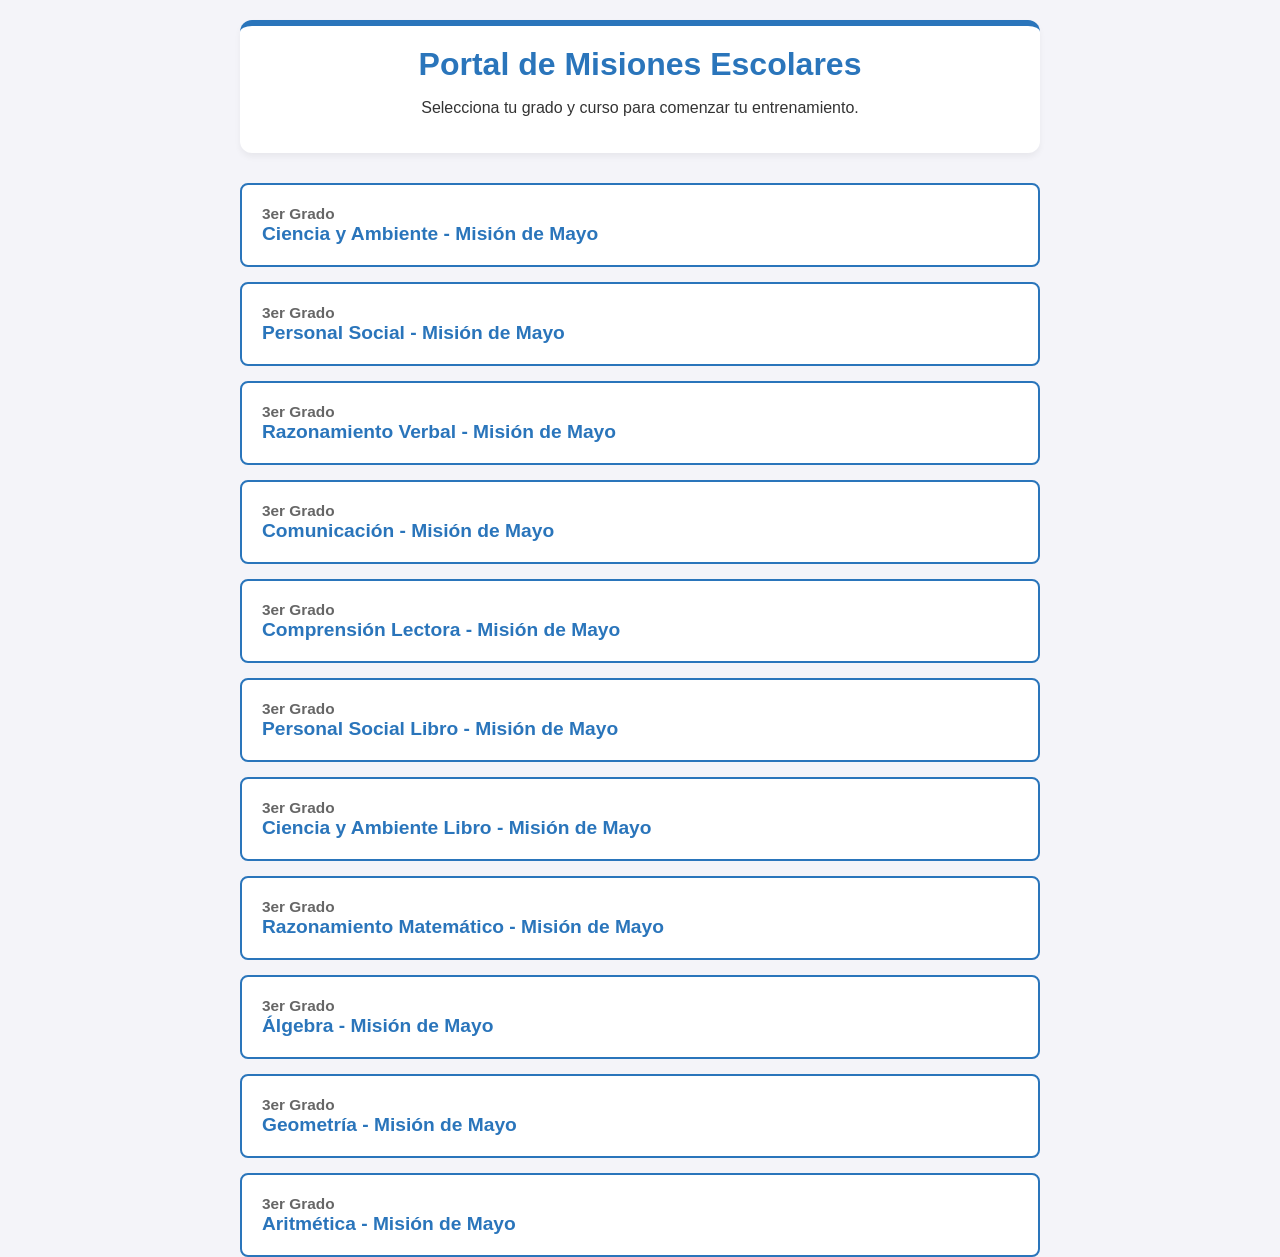
<file: index.html>
<html lang="es">
<head>
    <meta charset="UTF-8">
    <meta name="viewport" content="width=device-width, initial-scale=1.0">
    <title>Plataforma de Repaso</title>
    <link rel="stylesheet" href="css/estilo.css">
</head>
<body>

    <div class="contenedor" id="app-contenedor">
        
        <!-- NUEVO: Panel de Menú Principal -->
        <div id="menu-principal" style="display: none; text-align: center;">
            <div class="cabecera">
                <h1>Portal de Misiones Escolares</h1>
                <p>Selecciona tu grado y curso para comenzar tu entrenamiento.</p>
            </div>
            <!-- Los botones se generan aquí dinámicamente -->
            <div id="lista-misiones" style="display: flex; flex-direction: column; gap: 15px; margin-top: 20px;">
                Cargando misiones disponibles...
            </div>
        </div>

        <!-- Panel de Cuestionario (Oculto por defecto) -->
        <div id="cuestionario-panel" style="display: none;">
            <div class="cabecera">
                <button onclick="window.location.href='?'" style="float: left; background: none; border: none; color: var(--secondary-color); cursor: pointer; font-weight: bold;">← Volver al Menú</button>
                <h1 id="titulo-curso">Cargando Misión...</h1>
                <p id="descripcion-curso">Por favor, espera un momento.</p>
            </div>

            <div id="error-panel" style="display: none; text-align: center; color: red; padding: 20px;">
                <h2>Error al cargar el cuestionario</h2>
                <p>Verifica que el archivo de datos exista.</p>
            </div>

            <div id="lista-preguntas"></div>

            <div class="evaluacion-panel" id="panel-evaluacion" style="display: none;">
                <button class="btn-accion" id="btn-evaluar" onclick="evaluarRespuestas()">Revisar mis respuestas</button>
                
                <div class="resultados-finales" id="resultados-finales">
                    <h2>Resultados de la Misión</h2>
                    <div class="puntaje" id="puntaje-texto">0 / 0</div>
                    <p id="mensaje-final" style="font-size: 1.1em;"></p>
                    <button class="btn-accion" style="margin-top: 15px; background-color: var(--primary-color); color: black;" onclick="location.reload()">Volver a intentar</button>
                </div>
            </div>
        </div>

    </div>

    <script src="js/motor.js"></script>
</body>
</html>
</file>
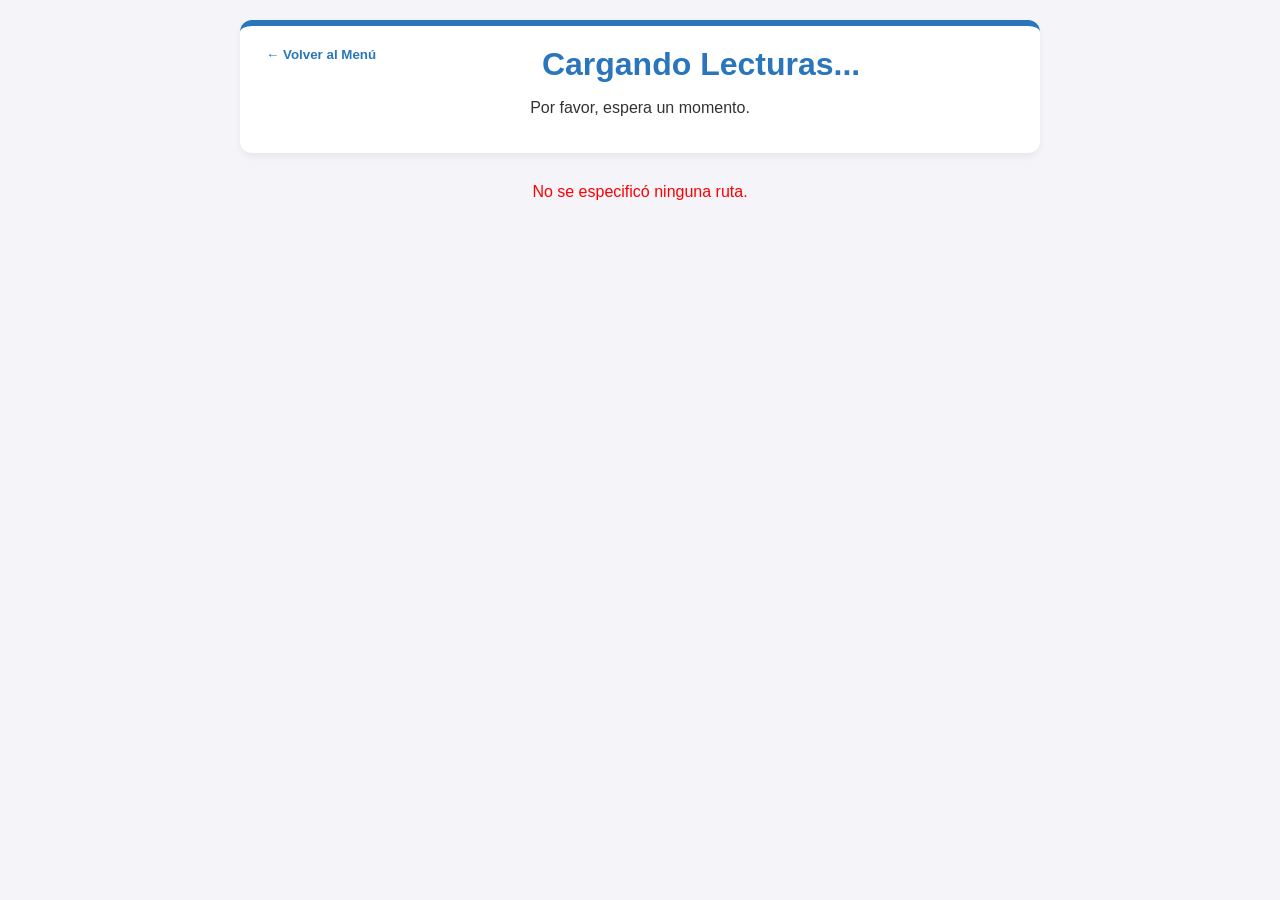
<file: lectura.html>
<!DOCTYPE html>
<html lang="es">
<head>
    <meta charset="UTF-8">
    <meta name="viewport" content="width=device-width, initial-scale=1.0">
    <title>Comprensión Lectora</title>
    <link rel="stylesheet" href="css/estilo.css">
    <style>
        .lectura-bloque {
            background-color: #fffdf2;
            border-left: 6px solid #e0c96c;
            padding: 30px;
            border-radius: 8px;
            margin-bottom: 30px;
            box-shadow: inset 0 0 10px rgba(0,0,0,0.02);
            font-size: 1.15em;
            line-height: 1.6;
            color: #444;
        }
        .lectura-bloque p { margin-bottom: 15px; }
        .lectura-titulo {
            color: #8b6e00;
            margin-top: 0;
            border-bottom: 2px dashed #e0c96c;
            padding-bottom: 10px;
        }
        .preguntas-grupo { margin-bottom: 60px; }
    </style>
</head>
<body>

    <div class="contenedor">
        <div class="cabecera">
            <button onclick="window.location.href='index.html'" style="float: left; background: none; border: none; color: var(--secondary-color); cursor: pointer; font-weight: bold;">← Volver al Menú</button>
            <h1 id="titulo-curso">Cargando Lecturas...</h1>
            <p id="descripcion-curso">Por favor, espera un momento.</p>
        </div>

        <div id="lista-lecturas">
            </div>

        <div class="evaluacion-panel" id="panel-evaluacion" style="display: none;">
            <button class="btn-accion" id="btn-evaluar" onclick="evaluarRespuestas()">Revisar mis resultados de lectura</button>
            
            <div class="resultados-finales" id="resultados-finales">
                <h2>Resultados de la Misión</h2>
                <div class="puntaje" id="puntaje-texto">0 / 0</div>
                <p id="mensaje-final" style="font-size: 1.1em;"></p>
                <button class="btn-accion" style="margin-top: 15px; background-color: var(--primary-color); color: black;" onclick="location.reload()">Volver a intentar</button>
            </div>
        </div>
    </div>

    <script>
        let datosLecturas = [];
        let totalPreguntas = 0;
        let estadoRespuestas = {}; 

        document.addEventListener('DOMContentLoaded', async () => {
            const urlParams = new URLSearchParams(window.location.search);
            const ruta = urlParams.get('ruta');

            if (!ruta) {
                document.getElementById('lista-lecturas').innerHTML = "<p style='text-align:center; color:red;'>No se especificó ninguna ruta.</p>";
                return;
            }

            try {
                const respuesta = await fetch(`dato/${ruta}.json`);
                if (!respuesta.ok) throw new Error('Archivo no encontrado');
                const datos = await respuesta.json();
                
                document.getElementById('titulo-curso').textContent = datos.titulo;
                document.getElementById('descripcion-curso').textContent = datos.descripcion;
                
                datosLecturas = datos.lecturas;
                renderizarLecturas();
                document.getElementById('panel-evaluacion').style.display = 'block';

            } catch (error) {
                console.error(error);
                document.getElementById('lista-lecturas').innerHTML = "<p style='text-align:center; color:red;'>Error al cargar el archivo de lectura.</p>";
            }
        });

        function renderizarLecturas() {
            const contenedor = document.getElementById('lista-lecturas');
            contenedor.innerHTML = '';
            
            let idPreguntaGlobal = 0;

            datosLecturas.forEach((lectura, iLectura) => {
                // 1. Crear bloque de lectura
                const bloqueLectura = document.createElement('div');
                bloqueLectura.className = 'lectura-bloque';
                
                let parrafosHTML = lectura.parrafos.map(p => `<p>${p}</p>`).join('');
                bloqueLectura.innerHTML = `<h2 class="lectura-titulo">${lectura.tituloLectura}</h2>${parrafosHTML}`;
                contenedor.appendChild(bloqueLectura);

                // 2. Crear grupo de preguntas para esta lectura
                const grupoPreguntas = document.createElement('div');
                grupoPreguntas.className = 'preguntas-grupo';

                lectura.preguntas.forEach((item) => {
                    const idActual = idPreguntaGlobal++;
                    totalPreguntas++;
                    estadoRespuestas[idActual] = { respondido: null, correcta: item.respuestaCorrecta };

                    const tarjeta = document.createElement('div');
                    tarjeta.className = 'tarjeta-pregunta';
                    tarjeta.innerHTML = `
                        <div class="pregunta-texto">${idActual + 1}. ${item.pregunta}</div>
                        <button class="btn-pista" onclick="togglePista(${idActual})">👁️ Ver Pista</button>
                        <div class="pista-texto" id="pista-${idActual}">${item.pista}</div>
                        <div class="opciones" id="opciones-${idActual}"></div>
                    `;
                    grupoPreguntas.appendChild(tarjeta);

                    const contenedorOpciones = tarjeta.querySelector(`#opciones-${idActual}`);
                    item.opciones.forEach((opcion, optIndex) => {
                        const btn = document.createElement('button');
                        btn.className = 'opcion';
                        btn.id = `btn-${idActual}-${optIndex}`;
                        btn.textContent = opcion;
                        btn.onclick = () => seleccionarOpcion(idActual, optIndex);
                        contenedorOpciones.appendChild(btn);
                    });
                });

                contenedor.appendChild(grupoPreguntas);
            });
        }

        function togglePista(index) {
            const pista = document.getElementById(`pista-${index}`);
            pista.style.display = (pista.style.display === 'block') ? 'none' : 'block';
        }

        function seleccionarOpcion(idActual, optIndex) {
            if (estadoRespuestas[idActual].respondido !== null) return; 

            estadoRespuestas[idActual].respondido = optIndex;
            const correcta = estadoRespuestas[idActual].correcta;
            
            const botones = document.getElementById(`opciones-${idActual}`).getElementsByClassName('opcion');
            for (let btn of botones) btn.disabled = true;

            const btnSeleccionado = document.getElementById(`btn-${idActual}-${optIndex}`);
            const btnCorrecto = document.getElementById(`btn-${idActual}-${correcta}`);

            if (optIndex === correcta) {
                btnSeleccionado.classList.add('correcto');
            } else {
                btnSeleccionado.classList.add('incorrecto');
                btnCorrecto.classList.add('correcto');
            }
            verificarProgreso();
        }

        function verificarProgreso() {
            let todasRespondidas = Object.values(estadoRespuestas).every(r => r.respondido !== null);
            if (todasRespondidas) document.getElementById('btn-evaluar').textContent = "Ver mi resultado final";
        }

        function evaluarRespuestas() {
            let faltan = Object.values(estadoRespuestas).some(r => r.respondido === null);
            if (faltan) {
                alert("¡Espera! Aún te faltan preguntas por responder. Revisa los textos.");
                return;
            }

            let puntaje = 0;
            Object.values(estadoRespuestas).forEach(r => {
                if (r.respondido === r.correcta) puntaje++;
            });

            document.getElementById('btn-evaluar').style.display = 'none';
            document.getElementById('resultados-finales').style.display = 'block';
            document.getElementById('puntaje-texto').textContent = `${puntaje} / ${totalPreguntas}`;
            
            let porcentaje = (puntaje / totalPreguntas) * 100;
            let mensaje = porcentaje === 100 ? "¡Excelente nivel de lectura!" : 
                          porcentaje >= 60 ? "¡Buen trabajo leyendo!" : "Hay que leer un poco más despacio la próxima vez.";
            document.getElementById('mensaje-final').textContent = mensaje;
            window.scrollTo({ top: document.body.scrollHeight, behavior: 'smooth' });
        }
    </script>
</body>
</html>
</file>
<file: css/estilo.css>
:root {
    --primary-color: #ffcb05; 
    --secondary-color: #2a75bb; 
    --bg-color: #f4f4f9;
    --text-color: #333;
    --card-bg: #ffffff;
    --hint-bg: #fff8e1;
}

body {
    font-family: 'Segoe UI', Tahoma, Geneva, Verdana, sans-serif;
    background-color: var(--bg-color);
    color: var(--text-color);
    margin: 0;
    padding: 20px;
    display: flex;
    justify-content: center;
}

.contenedor { width: 100%; max-width: 800px; }

.cabecera {
    text-align: center; margin-bottom: 30px; background: var(--card-bg);
    padding: 20px; border-radius: 12px; box-shadow: 0 4px 6px rgba(0,0,0,0.05);
    border-top: 6px solid var(--secondary-color);
}

h1 { color: var(--secondary-color); margin: 0 0 10px 0; }

.tarjeta-pregunta {
    background: var(--card-bg); border-radius: 12px; box-shadow: 0 4px 6px rgba(0,0,0,0.05);
    padding: 25px; margin-bottom: 20px; transition: transform 0.2s;
}

.tarjeta-pregunta:hover { transform: translateY(-2px); }

.badges {
    display: flex; justify-content: space-between; align-items: center;
    margin-bottom: 15px; border-bottom: 2px solid #eee; padding-bottom: 10px;
}

.tema-badge { color: #666; font-weight: bold; font-size: 0.9em; }

.nivel-badge {
    background-color: var(--primary-color); color: #000; padding: 4px 12px;
    border-radius: 15px; font-weight: bold; font-size: 0.8em; text-transform: uppercase;
}

.pregunta-texto { font-size: 1.2em; font-weight: 500; margin-bottom: 15px; line-height: 1.4; }

.btn-pista {
    background-color: transparent; border: 1px dashed var(--secondary-color);
    color: var(--secondary-color); padding: 6px 12px; border-radius: 6px;
    cursor: pointer; font-size: 0.9em; margin-bottom: 15px; font-weight: bold;
}

.btn-pista:hover { background-color: #eef5fb; }

.pista-texto {
    display: none; background-color: var(--hint-bg); padding: 12px;
    border-left: 4px solid var(--primary-color); border-radius: 4px; margin-bottom: 15px;
    font-style: italic; font-size: 0.95em;
}

.opciones { display: grid; grid-template-columns: 1fr; gap: 10px; }
@media (min-width: 600px) { .opciones { grid-template-columns: 1fr 1fr; } }

button.opcion {
    background-color: #fff; border: 2px solid #ddd; color: var(--text-color);
    padding: 12px; border-radius: 8px; font-size: 1.05em; cursor: pointer; text-align: center;
}

button.opcion:hover:not(:disabled) { border-color: var(--secondary-color); background-color: #fafafa; }
button.opcion.seleccionada { border-color: var(--secondary-color); background-color: #e6f0fa; font-weight: bold; }
button.opcion:disabled { cursor: not-allowed; }

.correcto { background-color: #4CAF50 !important; border-color: #4CAF50 !important; color: white !important; }
.incorrecto { background-color: #f44336 !important; border-color: #f44336 !important; color: white !important; }

.evaluacion-panel { text-align: center; margin-top: 30px; padding: 30px; background: var(--card-bg); border-radius: 12px; }

button.btn-accion {
    background-color: var(--secondary-color); color: white; border: none;
    padding: 15px 30px; border-radius: 8px; font-size: 1.2em; font-weight: bold; cursor: pointer;
}
button.btn-accion:hover { background-color: #1e5c94; }

.resultados-finales { display: none; margin-top: 20px; }
.puntaje { font-size: 2.5em; color: var(--secondary-color); font-weight: bold; margin: 10px 0; }
</file>
